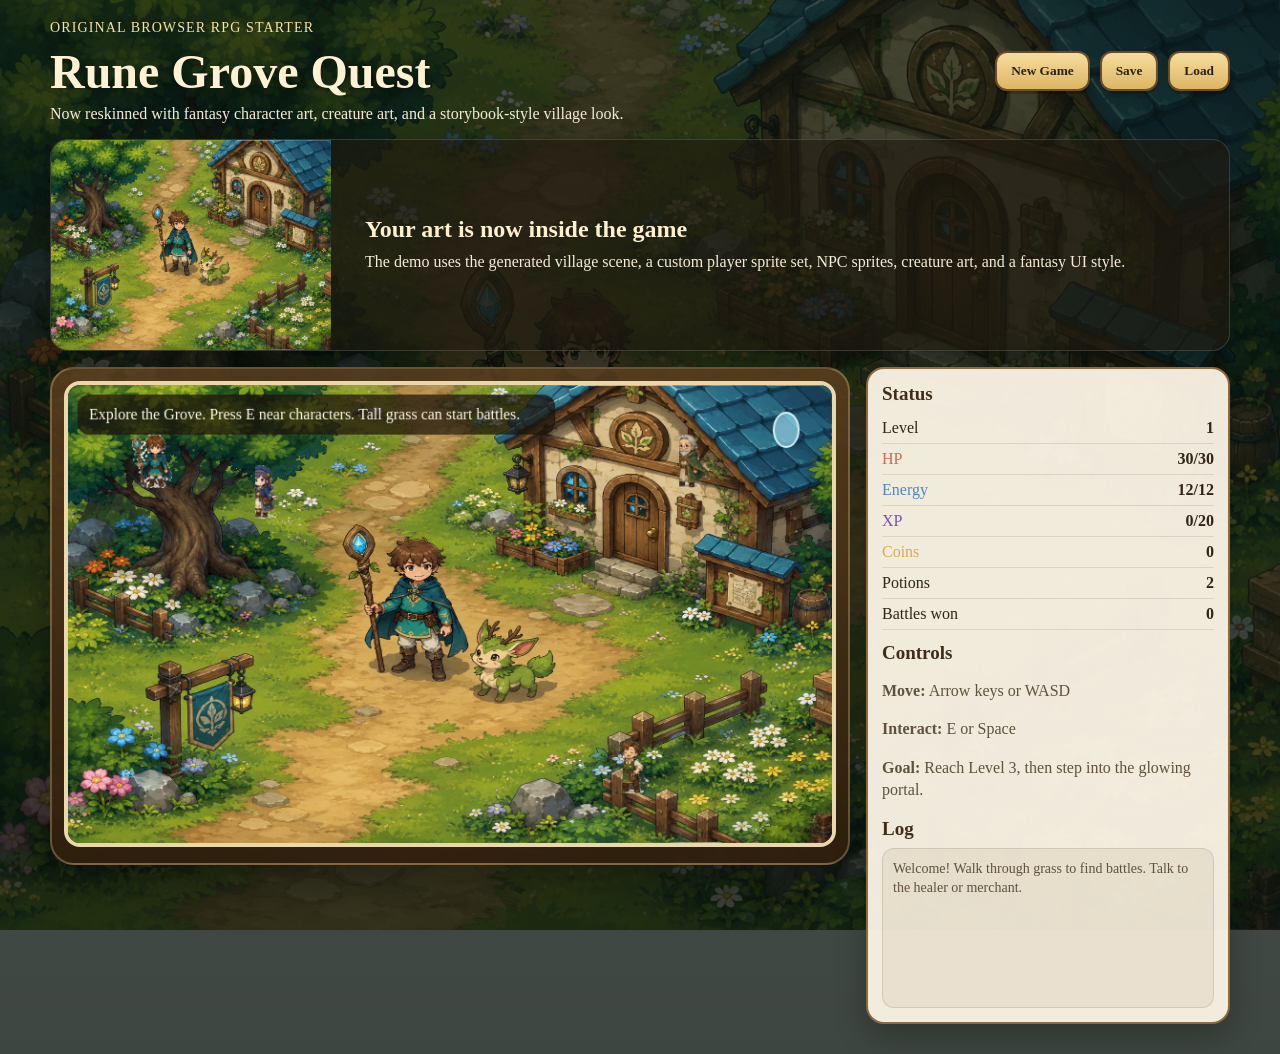
<file: index.html>
<!doctype html>
<html lang="en">
<head>
  <meta charset="utf-8" />
  <meta name="viewport" content="width=device-width, initial-scale=1" />
  <title>Rune Grove Quest</title>
  <link rel="stylesheet" href="styles.css" />
</head>
<body>
  <main class="app">
    <header class="topbar">
      <div>
        <p class="eyebrow">Original browser RPG starter</p>
        <h1>Rune Grove Quest</h1>
        <p>Now reskinned with fantasy character art, creature art, and a storybook-style village look.</p>
      </div>
      <div class="top-buttons">
        <button id="newGameBtn" type="button">New Game</button>
        <button id="saveBtn" type="button">Save</button>
        <button id="loadBtn" type="button">Load</button>
      </div>
    </header>

    <section class="hero-card">
      <img src="assets/village_scene.png" alt="Rune Grove scene art" />
      <div class="hero-copy">
        <h2>Your art is now inside the game</h2>
        <p>The demo uses the generated village scene, a custom player sprite set, NPC sprites, creature art, and a fantasy UI style.</p>
      </div>
    </section>

    <section class="game-wrap">
      <div class="canvas-shell">
        <canvas id="game" width="800" height="480" aria-label="2D RPG game canvas"></canvas>
      </div>

      <aside class="panel">
        <h2>Status</h2>
        <div id="stats"></div>

        <h2>Controls</h2>
        <p><strong>Move:</strong> Arrow keys or WASD</p>
        <p><strong>Interact:</strong> E or Space</p>
        <p><strong>Goal:</strong> Reach Level 3, then step into the glowing portal.</p>

        <h2>Log</h2>
        <div id="log" class="log"></div>
      </aside>
    </section>

    <section id="dialogue" class="dialogue hidden" aria-live="polite">
      <p id="dialogueText"></p>
      <div id="choices" class="choices"></div>
    </section>
  </main>

  <script src="game.js"></script>
</body>
</html>
</file>
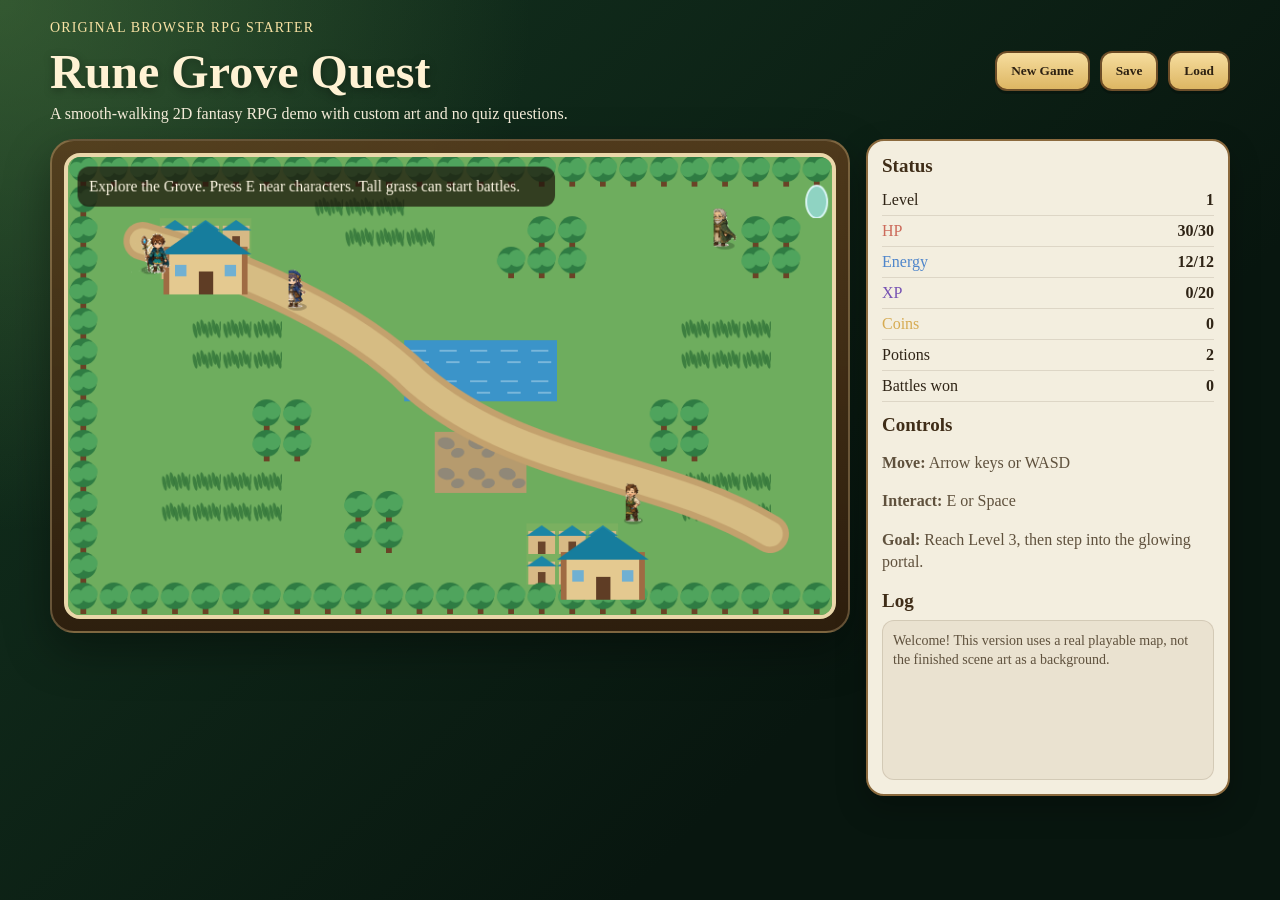
<file: rune-grove-rpg-no-front-image/index.html>
<!doctype html>
<html lang="en">
<head>
  <meta charset="utf-8" />
  <meta name="viewport" content="width=device-width, initial-scale=1" />
  <title>Rune Grove Quest</title>
  <link rel="stylesheet" href="styles.css" />
</head>
<body>
  <main class="app">
    <header class="topbar">
      <div>
        <p class="eyebrow">Original browser RPG starter</p>
        <h1>Rune Grove Quest</h1>
        <p>A smooth-walking 2D fantasy RPG demo with custom art and no quiz questions.</p>
      </div>
      <div class="top-buttons">
        <button id="newGameBtn" type="button">New Game</button>
        <button id="saveBtn" type="button">Save</button>
        <button id="loadBtn" type="button">Load</button>
      </div>
    </header>

    <section class="game-wrap">
      <div class="canvas-shell">
        <canvas id="game" width="800" height="480" aria-label="2D RPG game canvas"></canvas>
      </div>

      <aside class="panel">
        <h2>Status</h2>
        <div id="stats"></div>

        <h2>Controls</h2>
        <p><strong>Move:</strong> Arrow keys or WASD</p>
        <p><strong>Interact:</strong> E or Space</p>
        <p><strong>Goal:</strong> Reach Level 3, then step into the glowing portal.</p>

        <h2>Log</h2>
        <div id="log" class="log"></div>
      </aside>
    </section>

    <section id="dialogue" class="dialogue hidden" aria-live="polite">
      <p id="dialogueText"></p>
      <div id="choices" class="choices"></div>
    </section>
  </main>

  <script src="game.js"></script>
</body>
</html>
</file>
<file: styles.css>
:root {
  --bg: #163122;
  --bg-2: #0f2117;
  --panel: rgba(253, 247, 232, 0.94);
  --panel-border: #8b6a3e;
  --panel-shadow: rgba(0,0,0,.25);
  --text: #2f2416;
  --muted: #5f513d;
  --accent: #71b673;
  --accent-2: #4f86cb;
  --gold: #d6ab52;
  --danger: #cc6a5a;
}

* { box-sizing: border-box; }

body {
  margin: 0;
  min-height: 100vh;
  color: var(--text);
  font-family: Georgia, "Times New Roman", serif;
  background:
    linear-gradient(rgba(8,18,12,.72), rgba(8,18,12,.78)),
    url("assets/village_scene.png") center/cover fixed no-repeat;
}

button {
  border: 2px solid rgba(87, 56, 24, .85);
  border-radius: 12px;
  background: linear-gradient(#f6dd9e, #ddb663);
  color: #2d2112;
  font-weight: 700;
  padding: 10px 14px;
  cursor: pointer;
  box-shadow: 0 3px 0 rgba(0,0,0,.2);
  font-family: inherit;
}
button:hover { filter: brightness(1.05); }
button:active { transform: translateY(2px); box-shadow: 0 1px 0 rgba(0,0,0,.2); }
button:disabled { opacity: .5; cursor: not-allowed; }

.app {
  width: min(1180px, 96vw);
  margin: 0 auto;
  padding: 18px 0 30px;
}

.topbar {
  display: flex;
  justify-content: space-between;
  align-items: center;
  gap: 18px;
  margin-bottom: 14px;
}

.eyebrow {
  margin: 0 0 6px;
  color: #f8e2a4;
  font-size: 14px;
  text-transform: uppercase;
  letter-spacing: .08em;
}

h1 {
  margin: 0;
  font-size: clamp(30px, 4vw, 48px);
  color: #fff2d4;
  text-shadow: 0 2px 8px rgba(0,0,0,.35);
}

h2 {
  margin: 0 0 8px;
  color: #3f2d18;
}

p {
  color: #f5edda;
  line-height: 1.4;
}

.topbar p:last-child { margin: 4px 0 0; }
.top-buttons { display: flex; gap: 10px; flex-wrap: wrap; justify-content: flex-end; }

.hero-card {
  display: grid;
  grid-template-columns: 280px 1fr;
  gap: 16px;
  align-items: center;
  margin-bottom: 16px;
  background: rgba(32, 25, 16, .62);
  border: 1px solid rgba(255,255,255,.14);
  border-radius: 18px;
  overflow: hidden;
  box-shadow: 0 12px 30px rgba(0,0,0,.25);
}
.hero-card img {
  display: block;
  width: 100%;
  height: 100%;
  object-fit: cover;
}
.hero-copy { padding: 18px; }
.hero-copy h2 { color: #fff0d0; }
.hero-copy p { margin: 0; }

.game-wrap {
  display: grid;
  grid-template-columns: minmax(320px, 800px) 1fr;
  gap: 16px;
  align-items: start;
}

.canvas-shell {
  padding: 12px;
  border-radius: 24px;
  background: linear-gradient(180deg, rgba(91,62,29,.85), rgba(48,31,14,.95));
  box-shadow: 0 18px 45px rgba(0,0,0,.35);
  border: 2px solid rgba(247, 220, 163, .28);
}

canvas {
  width: 100%;
  height: auto;
  image-rendering: auto;
  background: #111;
  border: 4px solid #ead7aa;
  border-radius: 16px;
  box-shadow: inset 0 0 0 2px rgba(74, 49, 23, .4);
}

.panel, .dialogue {
  background: var(--panel);
  border: 2px solid var(--panel-border);
  border-radius: 18px;
  padding: 14px;
  box-shadow: 0 12px 30px var(--panel-shadow);
}

.panel p { color: var(--muted); }
.panel h2 { margin-top: 12px; font-size: 19px; }
.panel h2:first-child { margin-top: 0; }

.stat-line {
  display: flex;
  justify-content: space-between;
  gap: 12px;
  padding: 6px 0;
  border-bottom: 1px solid rgba(62, 46, 21, .12);
}
.stat-line span:last-child { font-weight: 700; }
.hp { color: var(--danger); }
.energy { color: var(--accent-2); }
.xp { color: #7652b3; }
.coins { color: var(--gold); }

.log {
  min-height: 160px;
  max-height: 260px;
  overflow-y: auto;
  padding: 10px;
  background: rgba(122, 91, 47, .08);
  border: 1px solid rgba(102, 78, 46, .16);
  border-radius: 12px;
  color: var(--muted);
  font-size: 14px;
}
.log p { margin: 0 0 8px; color: var(--muted); }

.dialogue { margin-top: 14px; }
.dialogue p { margin: 0 0 12px; color: var(--text); font-size: 18px; }
.choices { display: flex; flex-wrap: wrap; gap: 10px; }
.hidden { display: none; }

@media (max-width: 900px) {
  .game-wrap,
  .hero-card {
    grid-template-columns: 1fr;
  }
  .topbar { flex-direction: column; align-items: flex-start; }
  .top-buttons { justify-content: flex-start; }
}
</file>
<file: rune-grove-rpg-no-front-image/styles.css>
:root {
  --bg: #173524;
  --panel: rgba(253, 247, 232, 0.96);
  --panel-border: #8b6a3e;
  --text: #2f2416;
  --muted: #5f513d;
  --gold: #d6ab52;
  --danger: #cc6a5a;
  --accent-2: #4f86cb;
}

* { box-sizing: border-box; }

body {
  margin: 0;
  min-height: 100vh;
  color: var(--text);
  font-family: Georgia, "Times New Roman", serif;
  background: radial-gradient(circle at top left, rgba(90, 133, 70, .45), transparent 34%),
              linear-gradient(135deg, #143420, #08160f 70%);
}

button {
  border: 2px solid rgba(87, 56, 24, .85);
  border-radius: 12px;
  background: linear-gradient(#f6dd9e, #ddb663);
  color: #2d2112;
  font-weight: 700;
  padding: 10px 14px;
  cursor: pointer;
  box-shadow: 0 3px 0 rgba(0,0,0,.2);
  font-family: inherit;
}
button:hover { filter: brightness(1.05); }
button:active { transform: translateY(2px); box-shadow: 0 1px 0 rgba(0,0,0,.2); }
button:disabled { opacity: .5; cursor: not-allowed; }

.app {
  width: min(1180px, 96vw);
  margin: 0 auto;
  padding: 18px 0 30px;
}

.topbar {
  display: flex;
  justify-content: space-between;
  align-items: center;
  gap: 18px;
  margin-bottom: 14px;
}

.eyebrow {
  margin: 0 0 6px;
  color: #f8e2a4;
  font-size: 14px;
  text-transform: uppercase;
  letter-spacing: .08em;
}

h1 {
  margin: 0;
  font-size: clamp(30px, 4vw, 48px);
  color: #fff2d4;
  text-shadow: 0 2px 8px rgba(0,0,0,.35);
}

h2 { margin: 0 0 8px; color: #3f2d18; }

p { color: #f5edda; line-height: 1.4; }

.topbar p:last-child { margin: 4px 0 0; }
.top-buttons { display: flex; gap: 10px; flex-wrap: wrap; justify-content: flex-end; }

.game-wrap {
  display: grid;
  grid-template-columns: minmax(320px, 800px) 1fr;
  gap: 16px;
  align-items: start;
}

.canvas-shell {
  padding: 12px;
  border-radius: 24px;
  background: linear-gradient(180deg, rgba(91,62,29,.85), rgba(48,31,14,.95));
  box-shadow: 0 18px 45px rgba(0,0,0,.35);
  border: 2px solid rgba(247, 220, 163, .28);
}

canvas {
  width: 100%;
  height: auto;
  image-rendering: auto;
  background: #7ab060;
  border: 4px solid #ead7aa;
  border-radius: 16px;
  display: block;
  box-shadow: inset 0 0 0 2px rgba(74, 49, 23, .4);
}

.panel, .dialogue {
  background: var(--panel);
  border: 2px solid var(--panel-border);
  border-radius: 18px;
  padding: 14px;
  box-shadow: 0 12px 30px rgba(0,0,0,.25);
}

.panel p { color: var(--muted); }
.panel h2 { margin-top: 12px; font-size: 19px; }
.panel h2:first-child { margin-top: 0; }

.stat-line {
  display: flex;
  justify-content: space-between;
  gap: 12px;
  padding: 6px 0;
  border-bottom: 1px solid rgba(62, 46, 21, .12);
}
.stat-line span:last-child { font-weight: 700; }
.hp { color: var(--danger); }
.energy { color: var(--accent-2); }
.xp { color: #7652b3; }
.coins { color: var(--gold); }

.log {
  min-height: 160px;
  max-height: 260px;
  overflow-y: auto;
  padding: 10px;
  background: rgba(122, 91, 47, .08);
  border: 1px solid rgba(102, 78, 46, .16);
  border-radius: 12px;
  color: var(--muted);
  font-size: 14px;
}
.log p { margin: 0 0 8px; color: var(--muted); }

.dialogue { margin-top: 14px; }
.dialogue p { margin: 0 0 12px; color: var(--text); font-size: 18px; white-space: pre-line; }
.choices { display: flex; flex-wrap: wrap; gap: 10px; }
.hidden { display: none; }

@media (max-width: 900px) {
  .game-wrap { grid-template-columns: 1fr; }
  .topbar { flex-direction: column; align-items: flex-start; }
  .top-buttons { justify-content: flex-start; }
}
</file>
